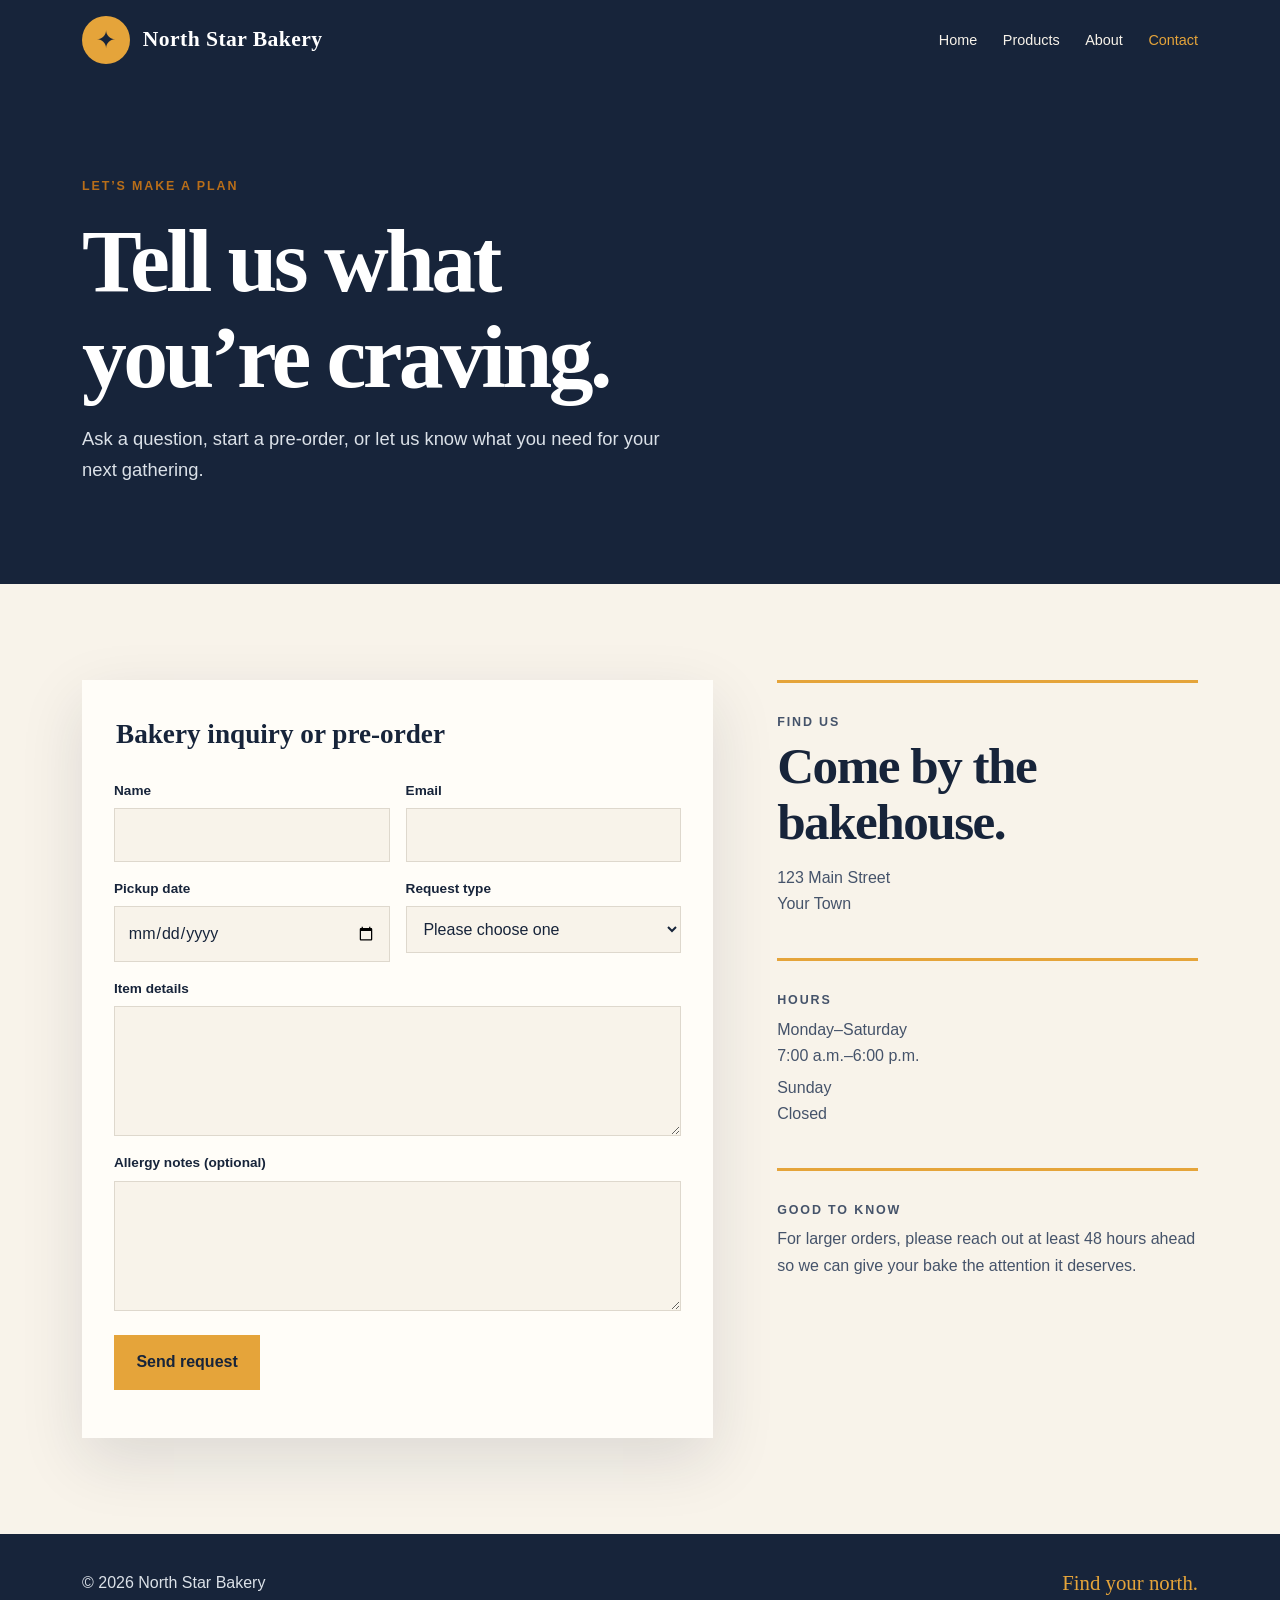
<file: contact.html>
<!DOCTYPE html>
<html lang="en">
<head>
  <meta charset="UTF-8">
  <meta name="viewport" content="width=device-width, initial-scale=1.0">
  <meta name="description" content="Contact North Star Bakery about pre-orders, questions, and pickup dates.">
  <title>North Star Bakery | Contact</title>
  <link rel="stylesheet" href="styles.css">
  <script src="script.js" defer></script>
</head>
<body>
  <header class="site-header"><div class="header-inner"><a class="brand" href="index.html" aria-label="North Star Bakery home"><span class="brand-mark" aria-hidden="true">✦</span><span class="brand-name">North Star Bakery</span></a><button class="menu-toggle" type="button" aria-expanded="false" aria-controls="site-navigation">Menu</button><nav class="site-nav" id="site-navigation" aria-label="Primary navigation"><ul><li><a href="index.html">Home</a></li><li><a href="products.html">Products</a></li><li><a href="about.html">About</a></li><li><a href="contact.html" aria-current="page">Contact</a></li></ul></nav></div></header>
  <main>
    <section class="page-intro"><div class="container"><p class="eyebrow">Let’s make a plan</p><h1>Tell us what<br>you’re craving.</h1><p class="lede">Ask a question, start a pre-order, or let us know what you need for your next gathering.</p></div></section>
    <section class="section"><div class="container contact-layout"><div class="form-panel"><form id="contact-form"><fieldset><legend>Bakery inquiry or pre-order</legend><div class="form-grid"><div class="form-field"><label for="name">Name</label><input type="text" id="name" name="name" required></div><div class="form-field"><label for="email">Email</label><input type="email" id="email" name="email" required></div><div class="form-field"><label for="pickup-date">Pickup date</label><input type="date" id="pickup-date" name="pickup-date" required></div><div class="form-field"><label for="request-type">Request type</label><select id="request-type" name="request-type" required><option value="">Please choose one</option><option value="pre-order">Pre-order</option><option value="general-question">General question</option></select></div><div class="form-field full"><label for="item-details">Item details</label><textarea id="item-details" name="item-details" required></textarea></div><div class="form-field full"><label for="allergy-notes">Allergy notes <span>(optional)</span></label><textarea id="allergy-notes" name="allergy-notes"></textarea></div></div><button class="button" type="submit">Send request</button><p class="form-status" role="status" aria-live="polite"></p></fieldset></form></div><aside><div class="info-block"><p class="eyebrow">Find us</p><h2>Come by the bakehouse.</h2><p>123 Main Street<br>Your Town</p></div><div class="info-block"><p class="eyebrow">Hours</p><p>Monday–Saturday<br>7:00 a.m.–6:00 p.m.</p><p>Sunday<br>Closed</p></div><div class="info-block"><p class="eyebrow">Good to know</p><p>For larger orders, please reach out at least 48 hours ahead so we can give your bake the attention it deserves.</p></div></aside></div></section>
  </main>
  <footer class="site-footer"><div class="container footer-inner"><p>&copy; 2026 North Star Bakery</p><span class="footer-star">Find your north.</span></div></footer>
</body>
</html>
</file>
<file: styles.css>
:root {
  --ink: #17243a;
  --ink-soft: #45536a;
  --cream: #f8f3ea;
  --paper: #fffdf8;
  --saffron: #e5a43a;
  --saffron-deep: #b96e19;
  --sage: #879b82;
  --line: #ded8cd;
  --white: #ffffff;
  --shadow: 0 22px 60px rgba(23, 36, 58, 0.12);
  --display: Georgia, 'Times New Roman', serif;
  --body: 'Trebuchet MS', 'Segoe UI', sans-serif;
}

* { box-sizing: border-box; }
html { scroll-behavior: smooth; }
body { margin: 0; background: var(--cream); color: var(--ink); font-family: var(--body); line-height: 1.65; }
a { color: inherit; }
img { display: block; max-width: 100%; }
button, input, select, textarea { font: inherit; }

.site-header { background: var(--ink); color: var(--white); position: relative; z-index: 2; }
.header-inner { align-items: center; display: flex; gap: 2rem; justify-content: space-between; margin: auto; max-width: 1180px; padding: 1rem 2rem; }
.brand { align-items: center; display: inline-flex; gap: .8rem; text-decoration: none; }
.brand-mark { align-items: center; background: var(--saffron); border-radius: 50%; color: var(--ink); display: grid; font-size: 1.5rem; height: 3rem; place-items: center; width: 3rem; }
.brand-name { font-family: var(--display); font-size: 1.35rem; font-weight: bold; letter-spacing: .02em; }
.site-nav ul { display: flex; gap: 1.6rem; list-style: none; margin: 0; padding: 0; }
.site-nav a { color: #f8f3ea; font-size: .9rem; text-decoration: none; }
.site-nav a:hover, .site-nav a[aria-current='page'] { color: var(--saffron); }
.menu-toggle { background: transparent; border: 1px solid rgba(255,255,255,.35); color: var(--white); display: none; padding: .45rem .65rem; }

.container { margin: auto; max-width: 1180px; padding: 0 2rem; }
.eyebrow { color: var(--saffron-deep); font-size: .78rem; font-weight: bold; letter-spacing: .15em; margin: 0 0 1rem; text-transform: uppercase; }
h1, h2, h3 { font-family: var(--display); line-height: 1.08; margin: 0 0 1rem; }
h1 { font-size: clamp(3rem, 7vw, 6.5rem); letter-spacing: -.04em; }
h2 { font-size: clamp(2.2rem, 4vw, 4rem); letter-spacing: -.03em; }
h3 { font-size: 1.6rem; }
.lede { color: var(--ink-soft); font-size: 1.15rem; max-width: 38rem; }

.hero { background: var(--paper); overflow: hidden; }
.hero-grid { align-items: center; display: grid; gap: 4rem; grid-template-columns: minmax(0, .9fr) minmax(0, 1.1fr); min-height: 670px; }
.hero-copy { padding: 5rem 0; }
.hero-copy h1 { max-width: 12ch; }
.hero-image { align-self: stretch; min-height: 520px; position: relative; }
.hero-image img { height: 100%; object-fit: cover; width: 100%; }
.hero-image::after { border: 1px solid rgba(255,255,255,.5); content: ''; inset: 1.5rem; pointer-events: none; position: absolute; }
.button { background: var(--saffron); border: 0; color: var(--ink); display: inline-block; font-weight: bold; margin-top: 1.5rem; padding: .9rem 1.4rem; text-decoration: none; transition: background .2s, transform .2s; }
.button:hover { background: #f1bd58; transform: translateY(-2px); }
.button.secondary { background: transparent; border: 1px solid var(--ink); margin-left: .7rem; }
.button.secondary:hover { background: var(--ink); color: var(--white); }

.section { padding: 6rem 0; }
.section.alt { background: var(--paper); }
.section-heading { align-items: end; display: flex; justify-content: space-between; margin-bottom: 2.5rem; }
.section-heading h2 { max-width: 11ch; }
.section-heading p { color: var(--ink-soft); max-width: 28rem; }
.feature-grid { display: grid; gap: 1.4rem; grid-template-columns: repeat(3, 1fr); }
.feature-card { background: var(--cream); border-top: 3px solid var(--saffron); padding: 1.8rem; }
.feature-card p { color: var(--ink-soft); margin-bottom: 0; }
.split { align-items: center; display: grid; gap: 5rem; grid-template-columns: 1fr 1fr; }
.split-image img { aspect-ratio: 4 / 3; object-fit: cover; width: 100%; }
.quote { border-left: 4px solid var(--saffron); font-family: var(--display); font-size: clamp(1.7rem, 3vw, 2.7rem); line-height: 1.2; padding-left: 1.5rem; }

.page-intro { background: var(--ink); color: var(--white); padding: 6rem 0 5rem; }
.page-intro .lede { color: #dbe1e8; }
.product-grid { display: grid; gap: 1.5rem; grid-template-columns: repeat(3, 1fr); }
.product-card { background: var(--paper); box-shadow: var(--shadow); }
.product-card img { aspect-ratio: 4 / 3; object-fit: cover; width: 100%; }
.product-card-body { padding: 1.5rem; }
.product-card-body p { color: var(--ink-soft); margin: .4rem 0 0; }
.price { color: var(--saffron-deep); font-weight: bold; }
.signature { align-items: center; display: grid; gap: 3rem; grid-template-columns: 1.15fr .85fr; }
.signature img { aspect-ratio: 1 / 1; object-fit: cover; width: 100%; }
.signature figcaption { color: var(--ink-soft); font-size: 1.1rem; }

.about-grid { display: grid; gap: 1.5rem; grid-template-columns: repeat(2, 1fr); }
.about-grid article { border-bottom: 1px solid var(--line); padding: 1.5rem 0; }
.media-frame { background: var(--ink); margin-top: 2rem; padding: 1rem; }
.media-frame video { display: block; width: 100%; }

.contact-layout { display: grid; gap: 4rem; grid-template-columns: 1.2fr .8fr; }
.form-panel { background: var(--paper); box-shadow: var(--shadow); padding: 2rem; }
fieldset { border: 0; margin: 0; padding: 0; }
legend { font-family: var(--display); font-size: 1.7rem; font-weight: bold; margin-bottom: 1.5rem; }
.form-grid { display: grid; gap: 1rem; grid-template-columns: 1fr 1fr; }
.form-field { display: flex; flex-direction: column; gap: .35rem; }
.form-field.full { grid-column: 1 / -1; }
label { font-size: .85rem; font-weight: bold; }
input, select, textarea { background: var(--cream); border: 1px solid var(--line); border-radius: 0; color: var(--ink); padding: .8rem; width: 100%; }
input:focus, select:focus, textarea:focus { border-color: var(--saffron-deep); outline: 2px solid rgba(229,164,58,.25); }
textarea { min-height: 130px; resize: vertical; }
.info-block { border-top: 3px solid var(--saffron); padding-top: 1.5rem; }
.info-block + .info-block { margin-top: 2.5rem; }
.info-block p { color: var(--ink-soft); margin: .35rem 0; }
.form-status { color: var(--saffron-deep); font-weight: bold; margin: 1rem 0 0; }

.site-footer { background: var(--ink); color: #dbe1e8; padding: 2rem 0; }
.footer-inner { align-items: center; display: flex; justify-content: space-between; }
.footer-inner p { margin: 0; }
.footer-star { color: var(--saffron); font-family: var(--display); font-size: 1.3rem; }

@media (max-width: 760px) {
  .header-inner, .container { padding-left: 1.25rem; padding-right: 1.25rem; }
  .menu-toggle { display: block; }
  .site-nav { display: none; left: 0; position: absolute; right: 0; top: 100%; }
  .site-nav.is-open { display: block; }
  .site-nav ul { background: var(--ink); border-top: 1px solid rgba(255,255,255,.15); flex-direction: column; gap: 0; padding: .5rem 1.25rem 1rem; }
  .site-nav a { display: block; padding: .55rem 0; }
  .hero-grid, .split, .signature, .contact-layout { gap: 2.5rem; grid-template-columns: 1fr; }
  .hero-grid { min-height: 0; }
  .hero-copy { padding: 4rem 0 1rem; }
  .hero-image { min-height: 390px; }
  .section { padding: 4rem 0; }
  .section-heading { align-items: start; flex-direction: column; }
  .feature-grid, .product-grid, .about-grid { grid-template-columns: 1fr; }
  .form-grid { grid-template-columns: 1fr; }
  .form-field.full { grid-column: auto; }
  .footer-inner { align-items: start; flex-direction: column; gap: .5rem; }
  .button.secondary { margin-left: 0; }
}
</file>
